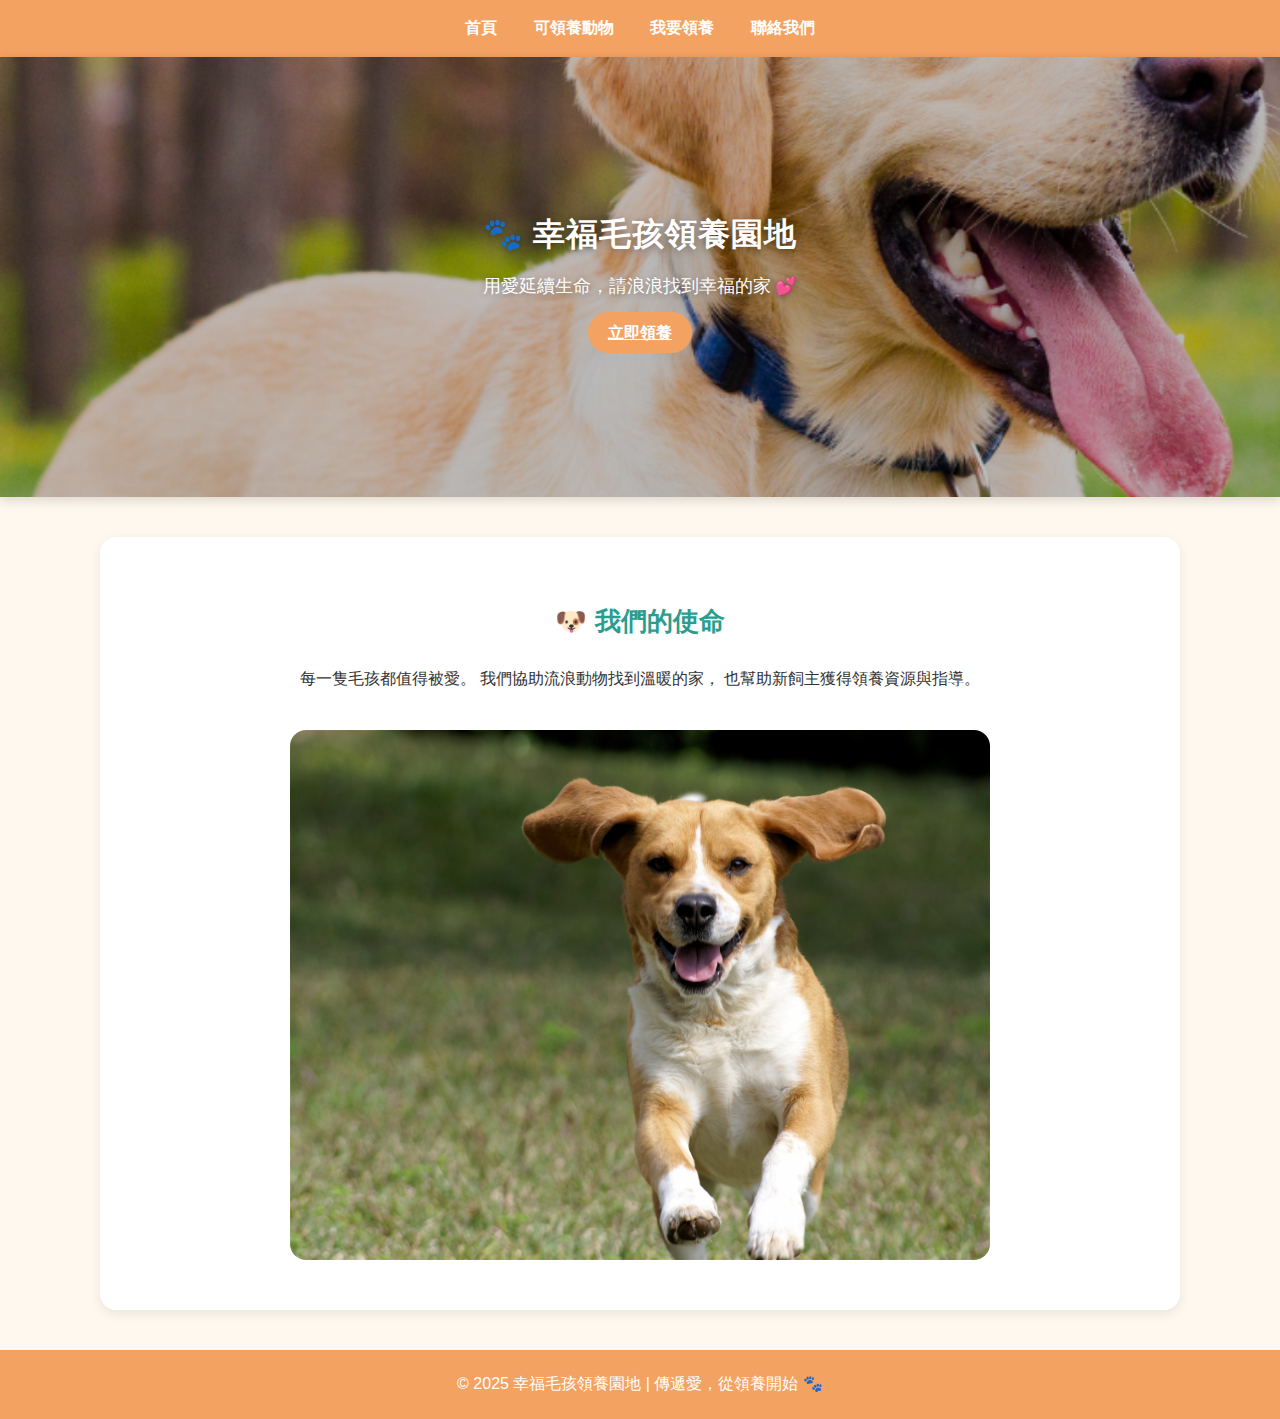
<file: index.html>
<!DOCTYPE html>
<html lang="zh-Hant">
<head>
  <meta charset="UTF-8">
  <title>幸福毛孩領養園地</title>
  <link rel="stylesheet" href="style.css">
</head>
<body>
  <nav class="nav">
    <a href="index.html" class="nav__link">首頁</a>
    <a href="animals.html" class="nav__link">可領養動物</a>
    <a href="adopt.html" class="nav__link">我要領養</a>
    <a href="contact.html" class="nav__link">聯絡我們</a>
  </nav>

  <div class="hero">
    <div class="hero__content">
      <h1>🐾 幸福毛孩領養園地</h1>
      <p>用愛延續生命，請浪浪找到幸福的家 💕</p>
      <a href="adopt.html" class="btn">立即領養</a>
    </div>
  </div>

  <div class="container" style="text-align:center;">
    <h2>🐶 我們的使命</h2>
    <p>每一隻毛孩都值得被愛。  
      我們協助流浪動物找到溫暖的家，  
      也幫助新飼主獲得領養資源與指導。</p>
    <img src="images/1.jpeg" alt="毛孩形象圖" style="width:70%;border-radius:16px;margin-top:20px;">
  </div>

  <footer>
    © 2025 幸福毛孩領養園地 | 傳遞愛，從領養開始 🐾
  </footer>
</body>
</html>
<meta name="viewport" content="width=device-width, initial-scale=1.0">
</file>
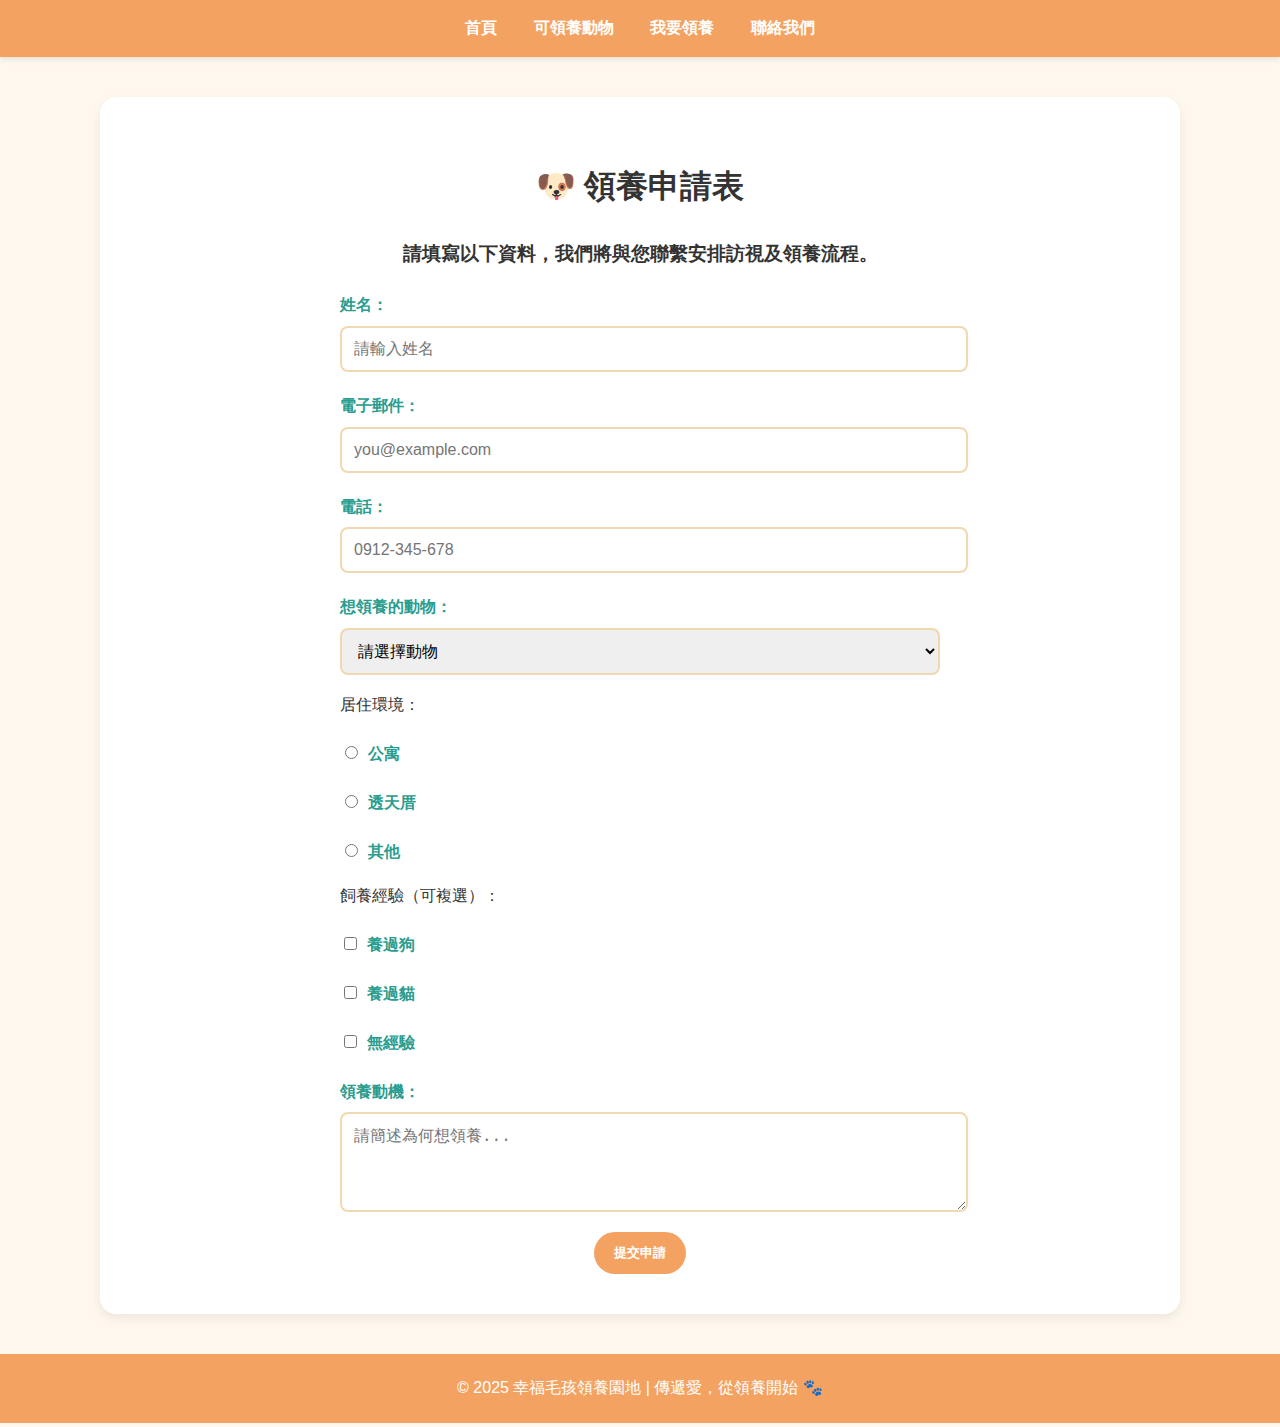
<file: adopt.html>
<!DOCTYPE html>
<html lang="zh-Hant">
<head>
  <meta charset="UTF-8">
  <title>領養申請表</title>
  <link rel="stylesheet" href="style.css">
</head>
<body>
  <nav class="nav">
    <a href="index.html" class="nav__link">首頁</a>
    <a href="animals.html" class="nav__link">可領養動物</a>
    <a href="adopt.html" class="nav__link">我要領養</a>
    <a href="contact.html" class="nav__link">聯絡我們</a>
  </nav>

  <div class="container">
    <h1>🐶 領養申請表</h1>
    <h3>請填寫以下資料，我們將與您聯繫安排訪視及領養流程。</h3>

    <form action="thankyou.html" method="get">
      <label for="name">姓名：</label>
      <input type="text" id="name" name="name" placeholder="請輸入姓名" required>

      <label for="email">電子郵件：</label>
      <input type="email" id="email" name="email" placeholder="you@example.com" required>

      <label for="phone">電話：</label>
      <input type="tel" id="phone" name="phone" placeholder="0912-345-678" required>

      <label for="animal">想領養的動物：</label>
            <select id="animal" name="animal" required>
                <option value="">請選擇動物</option>
                <optgroup label="🐶 狗狗">
                    <option value="柴犬小福">柴犬小福</option>
                    <option value="拉布拉多多多">拉布拉多多多</option>
                </optgroup>
                <optgroup label="🐱 貓咪">
                    <option value="美短拉拉">美短拉拉</option>
                    <option value="虎斑大斑">虎斑大斑</option>
                </optgroup>
                <optgroup label="🐹 其他小動物">
                    <option value="天竺鼠小米">天竺鼠小米</option>
                    <option value="鸚鵡阿飛">鸚鵡阿飛</option>
                </optgroup>
            </select>

      </select>

      <p>居住環境：</p>
      <label><input type="radio" name="house" value="apartment"> 公寓</label>
      <label><input type="radio" name="house" value="house"> 透天厝</label>
      <label><input type="radio" name="house" value="other"> 其他</label>

      <p>飼養經驗（可複選）：</p>
      <label><input type="checkbox" name="experience" value="dog"> 養過狗</label>
      <label><input type="checkbox" name="experience" value="cat"> 養過貓</label>
      <label><input type="checkbox" name="experience" value="none"> 無經驗</label>

      <label for="reason">領養動機：</label>
      <textarea id="reason" name="reason" rows="4" placeholder="請簡述為何想領養..."></textarea>

      <div class="btn-group">
        <button class="btn" type="submit">提交申請</button>
      </div>
    </form>
  </div>

  <footer>
    © 2025 幸福毛孩領養園地 | 傳遞愛，從領養開始 🐾
  </footer>
</body>
</html>
<meta name="viewport" content="width=device-width, initial-scale=1.0">
</file>
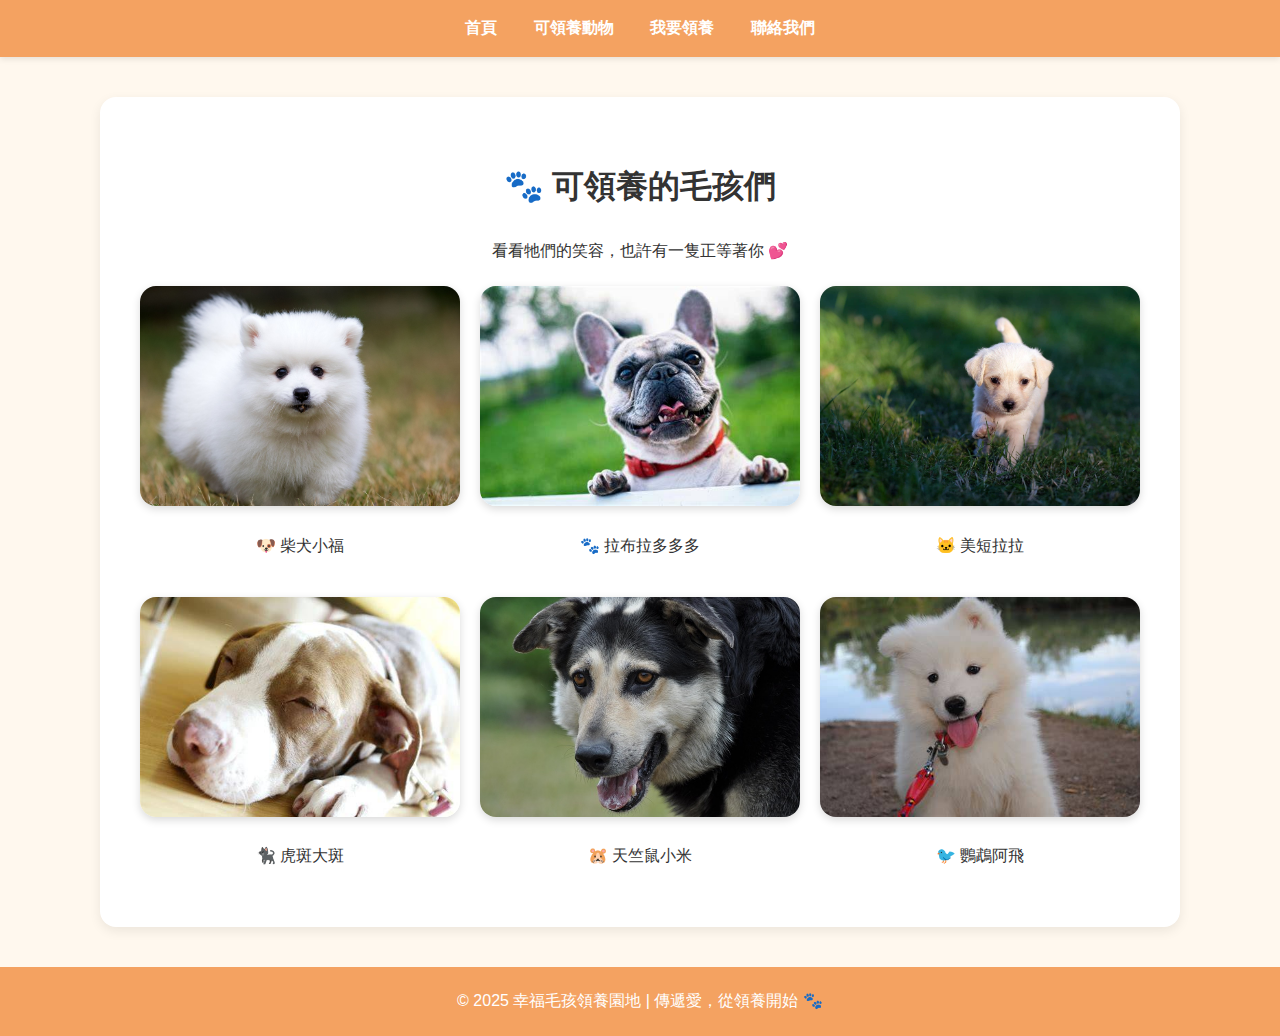
<file: animals.html>
<!DOCTYPE html>
<html lang="zh-Hant">

<head>
    <meta charset="UTF-8">
    <title>可領養動物</title>
    <link rel="stylesheet" href="style.css">
</head>

<body>
    <nav class="nav">
        <a href="index.html" class="nav__link">首頁</a>
        <a href="animals.html" class="nav__link">可領養動物</a>
        <a href="adopt.html" class="nav__link">我要領養</a>
        <a href="contact.html" class="nav__link">聯絡我們</a>
    </nav>

    <div class="container">
        <h1>🐾 可領養的毛孩們</h1>
        <p style="text-align:center;">看看牠們的笑容，也許有一隻正等著你 💕</p>

        <div class="gallery">
            <!-- 柴犬小福 -->
            <div class="animal-card">
                <img src="images/3.jpg" alt="柴犬小福" class="animal-img"
                    onclick="document.getElementById('info1').showModal()">
                <p>🐶 柴犬小福</p>
            </div>

            <dialog id="info1" class="animal-dialog">
                <h2>🐶 柴犬小福</h2>
                <img src="images/3.jpg" alt="柴犬小福" class="dialog-img">
                <p>年齡：約 2 歲<br>個性：活潑、喜歡曬太陽 ☀️<br>健康狀況：已結紮，定期施打疫苗</p>
                <button class="btn" onclick="this.closest('dialog').close()">關閉</button>
            </dialog>

            <!-- 拉布拉多多多 -->
            <div class="animal-card">
                <img src="images/4.jpeg" alt="拉布拉多多多" class="animal-img"
                    onclick="document.getElementById('info2').showModal()">
                <p>🐾 拉布拉多多多</p>
            </div>

            <dialog id="info2" class="animal-dialog">
                <h2>🐾 拉布拉多多多</h2>
                <img src="images/4.jpeg" alt="拉布拉多多多" class="dialog-img">
                <p>年齡：約 3 歲<br>個性：忠誠、有點害羞 🐕🦺<br>健康狀況：已接種疫苗</p>
                <button class="btn" onclick="this.closest('dialog').close()">關閉</button>
            </dialog>

            <!-- 美短拉拉 -->
            <div class="animal-card">
                <img src="images/5.jpg" alt="美短拉拉" class="animal-img"
                    onclick="document.getElementById('info3').showModal()">
                <p>🐱 美短拉拉</p>
            </div>

            <dialog id="info3" class="animal-dialog">
                <h2>🐱 美短拉拉</h2>
                <img src="images/5.jpg" alt="美短拉拉" class="dialog-img">
                <p>年齡：約 1 歲<br>個性：親人、喜歡貓條 🐱💕<br>健康狀況：已接種疫苗</p>
                <button class="btn" onclick="this.closest('dialog').close()">關閉</button>
            </dialog>

            <!-- 虎斑大斑 -->
            <div class="animal-card">
                <img src="images/6.jpeg" alt="虎斑大斑" class="animal-img"
                    onclick="document.getElementById('info4').showModal()">
                <p>🐈‍⬛ 虎斑大斑</p>
            </div>

            <dialog id="info4" class="animal-dialog">
                <h2>🐈‍⬛ 虎斑大斑</h2>
                <img src="images/6.jpeg" alt="虎斑大斑" class="dialog-img">
                <p>年齡：約 1 歲<br>個性：親人、喜歡被拍屁屁 🐈‍⬛💕<br>健康狀況：已接種疫苗</p>
                <button class="btn" onclick="this.closest('dialog').close()">關閉</button>
            </dialog>

            <!-- 天竺鼠小米 -->
            <div class="animal-card">
                <img src="images/7.jpg" alt="天竺鼠小米" class="animal-img"
                    onclick="document.getElementById('info5').showModal()">
                <p>🐹 天竺鼠小米</p>
            </div>

            <dialog id="info5" class="animal-dialog">
                <h2>🐹 天竺鼠小米</h2>
                <img src="images/7.jpg" alt="天竺鼠小米" class="dialog-img">
                <p>年齡：約 1 歲<br>個性：害羞、喜歡葵瓜子 🐹🌰<br>健康狀況：已驅蟲</p>
                <button class="btn" onclick="this.closest('dialog').close()">關閉</button>
            </dialog>

            <!-- 鸚鵡阿飛 -->
            <div class="animal-card">
                <img src="images/8.jpeg" alt="鸚鵡阿飛" class="animal-img"
                    onclick="document.getElementById('info6').showModal()">
                <p>🐦 鸚鵡阿飛</p>
            </div>

            <dialog id="info6" class="animal-dialog">
                <h2>🐦 鸚鵡阿飛</h2>
                <img src="images/8.jpeg" alt="鸚鵡阿飛" class="dialog-img">
                <p>年齡：約 3 歲<br>個性：愛講話 🐦<br>健康狀況：良好</p>
                <button class="btn" onclick="this.closest('dialog').close()">關閉</button>
            </dialog>
        </div>
    </div>

    <footer>
        © 2025 幸福毛孩領養園地 | 傳遞愛，從領養開始 🐾
    </footer>
</body>

</html>
</file>
<file: style.css>
/* === 全站顏色設定 === */
:root {
  --main-color: #f4a261;      /* 橘色 */
  --main-dark: #e76f51;       /* 深橘紅 */
  --accent-color: #2a9d8f;    /* 粉綠 */
  --bg-light: #fff8ee;        /* 米白背景 */
  --text-color: #333;
}

/* === Flex 版型讓 footer 永遠在底部 === */
html, body {
  height: 100%;
  margin: 0;
  display: flex;
  flex-direction: column;
}

/* === 全域設定 === */
body {
  font-family: "Noto Sans TC", "Comic Neue", sans-serif;
  background-color: var(--bg-light);
  color: var(--text-color);
  line-height: 1.8;
}

/* === 導覽列 === */
.nav {
  background-color: var(--main-color);
  text-align: center;
  padding: 14px 0;
  box-shadow: 0 2px 6px rgba(0,0,0,0.1);
}
.nav__link {
  color: #fff;
  text-decoration: none;
  margin: 0 16px;
  font-weight: 600;
  transition: color 0.3s ease;
}
.nav__link:hover {
  color: var(--accent-color);
}

/* === Hero 區塊 === */
.hero {
  text-align: center;
  background: linear-gradient(135deg, #f4a261, #e76f51);
  color: #fff;
  padding: 60px 20px;
  border-radius: 16px;
  box-shadow: 0 3px 12px rgba(0,0,0,0.15);
  flex: 1; /* 撐開主體空間 */
}
.hero h1 {
  color: #fff;
  font-size: 2.2rem;
  letter-spacing: 1px;
}
.hero p {
  font-size: 1.1rem;
  margin: 12px 0 20px;
}

/* === 主容器 === */
.container {
  width: 85%;
  max-width: 1000px;
  margin: 40px auto;
  background-color: #fff;
  padding: 40px;
  border-radius: 16px;
  box-shadow: 0 4px 12px rgba(0,0,0,0.08);
  flex: 1; /* 撐開主體空間 */
}

.container h3 {
    text-align: center;
    margin-bottom: 20px;
    color: var(--text-color);
}

/* === 標題 === */
h1, h2 {
  text-align: center;
}
h2 {
  color: var(--accent-color);
  font-size: 1.6rem;
}

/* === 按鈕 === */
.btn {
  background-color: var(--main-color);
  color: #fff;
  padding: 12px 20px;
  border: none;
  border-radius: 50px;
  cursor: pointer;
  transition: all 0.3s ease;
  font-weight: 600;
}
.btn:hover {
  background-color: var(--main-dark);
  transform: translateY(-3px);
  box-shadow: 0 4px 8px rgba(0,0,0,0.2);
}

.btn-group {
  text-align: center;
  margin-top: 10px;
}

/* === 表單 === */
form {
  width: 100%;
  max-width: 600px;
  margin: 0 auto;
}
label {
  font-weight: bold;
  display: block;
  margin-top: 20px;
  color: var(--accent-color);
}
input, select, textarea {
  width: 100%;
  padding: 12px;
  margin-top: 6px;
  border: 2px solid #f0d8b0;
  border-radius: 8px;
  transition: border-color 0.3s ease;
  font-size: 1rem;
}
input:focus, select:focus, textarea:focus {
  border-color: var(--main-color);
  outline: none;
}
input[type="radio"], input[type="checkbox"] {
  width: auto;
  margin-right: 6px;
}

/* === 圖片牆 === */
.gallery {
  display: grid;
  grid-template-columns: repeat(auto-fill, minmax(240px, 1fr));
  gap: 20px;
  margin-top: 20px;
}
.gallery img {
  width: 100%;
  height: 220px;
  object-fit: cover;
  border-radius: 16px;
  box-shadow: 0 3px 8px rgba(0,0,0,0.15);
  transition: transform 0.3s ease, box-shadow 0.3s ease;
}
.gallery img:hover {
  transform: scale(1.05);
  box-shadow: 0 6px 16px rgba(0,0,0,0.25);
}

/* === Footer === */
footer {
  text-align: center;
  padding: 20px;
  background-color: var(--main-color);
  color: #fff;
  border-top-left-radius: 0px;
  border-top-right-radius: 0px;
  font-weight: 500;
}
/* Hero：整張圖當背景 */
.hero {
  position: relative;
  min-height: 320px;                  /* 視覺高度 */
  padding: 60px 20px;                 /* 內距避免文字貼邊 */
  border-radius: 0px;
  box-shadow: 0 3px 12px rgba(0,0,0,0.15);
  background-image: 
    linear-gradient(                  /* 上方淡淡的漸層做遮罩，讓字清楚 */
      rgba(0,0,0,0.25), 
      rgba(0,0,0,0.25)
    ),
    url("images/2.jpg");                  /* ← 換成你的圖片檔名 */
  background-size: cover;             /* 充滿區塊、不變形 */
  background-position: center;        /* 居中對齊 */
  color: #fff;                        /* 讓文字變白 */
  display: flex;                      /* 置中內容 */
  align-items: center;                /* 垂直置中 */
  justify-content: center;            /* 水平置中 */
  text-align: center;                 /* 文字置中 */
}

/* 文字容器（可加一點陰影提升可讀性） */
.hero__content h1 { 
  margin: 0 0 8px;
  font-size: 2rem;
  text-shadow: 0 2px 8px rgba(0,0,0,0.35);
}
.hero__content p {
  margin: 0 0 16px;
  text-shadow: 0 2px 6px rgba(0,0,0,0.3);
}
.animal-card {
  text-align: center;
}
.animal-img {
  width: 100%;
  height: 220px;
  object-fit: cover;
  border-radius: 12px;
  cursor: pointer;
  transition: transform 0.2s;
}
.animal-img:hover {
  transform: scale(1.05);
}

/* 彈出視窗樣式 */
.animal-dialog {
  border: none;
  border-radius: 16px;
  padding: 20px;
  max-width: 400px;
  text-align: center;
  background: rgba(255, 255, 255, 0.95);
  box-shadow: 0 8px 24px rgba(0,0,0,0.2);
  backdrop-filter: blur(5px);
}
.dialog-img {
  width: 80%;
  border-radius: 12px;
  margin-bottom: 10px;
}

/* 背景半透明遮罩 */
::backdrop {
  background: rgba(0,0,0,0.4);
}
/* === 響應式設計開始 === */

/* === 手機尺寸 (max-width: 768px) ===
   當螢幕寬度小於或等於 768px 時套用。
   通常代表手機或小型平板。
   調整字體、導覽列方向、容器間距等。
*/
@media (max-width: 768px) {

  body {
    font-size: 14px;     /* 字體縮小一點，符合手機畫面 */
    line-height: 1.6;    /* 調整行距，提升閱讀性 */
  }

  .nav {
    display: flex;
    flex-direction: column;  /* 導覽列從橫排變直排 */
    padding: 8px 0;          /* 上下間距縮小 */
  }

  .nav__link {
    margin: 6px 0;           /* 每個導覽項目上下留空，避免擠在一起 */
  }

  .container {
    width: 95%;              /* 主內容區放寬，幾乎滿版 */
    padding: 20px;           /* 內距縮小，畫面更緊湊 */
  }

  .gallery {
    grid-template-columns: 1fr;   /* 圖片牆改為單欄顯示 */
  }

  .hero {
    padding: 40px 10px;      /* Hero 區內距縮小 */
  }

  .hero__content h1 {
    font-size: 1.6rem;       /* 主標題文字變小以符合手機畫面 */
  }

  img,
  .dialog-img {
    width: 100%;             /* 圖片寬度自動填滿容器 */
    height: auto;            /* 高度自動等比例縮放，避免變形 */
  }
}

/* === 平板尺寸 (min-width: 769px) and (max-width: 1024px) ===
   當螢幕寬度介於 769px～1024px（例如 iPad、平板電腦）時套用。
   主要調整圖片牆為兩欄。
*/
@media (min-width: 769px) and (max-width: 1024px) {
  .gallery {
    grid-template-columns: repeat(2, 1fr);  /* 兩欄圖片排列 */
  }
}

/* === 桌機尺寸 (min-width: 1025px) ===
   螢幕寬度大於 1025px（桌上型電腦或大型螢幕）時套用。
   保持原本三欄設計。
*/
@media (min-width: 1025px) {
  .gallery {
    grid-template-columns: repeat(3, 1fr);  /* 三欄圖片排列 */
  }
}
</file>
